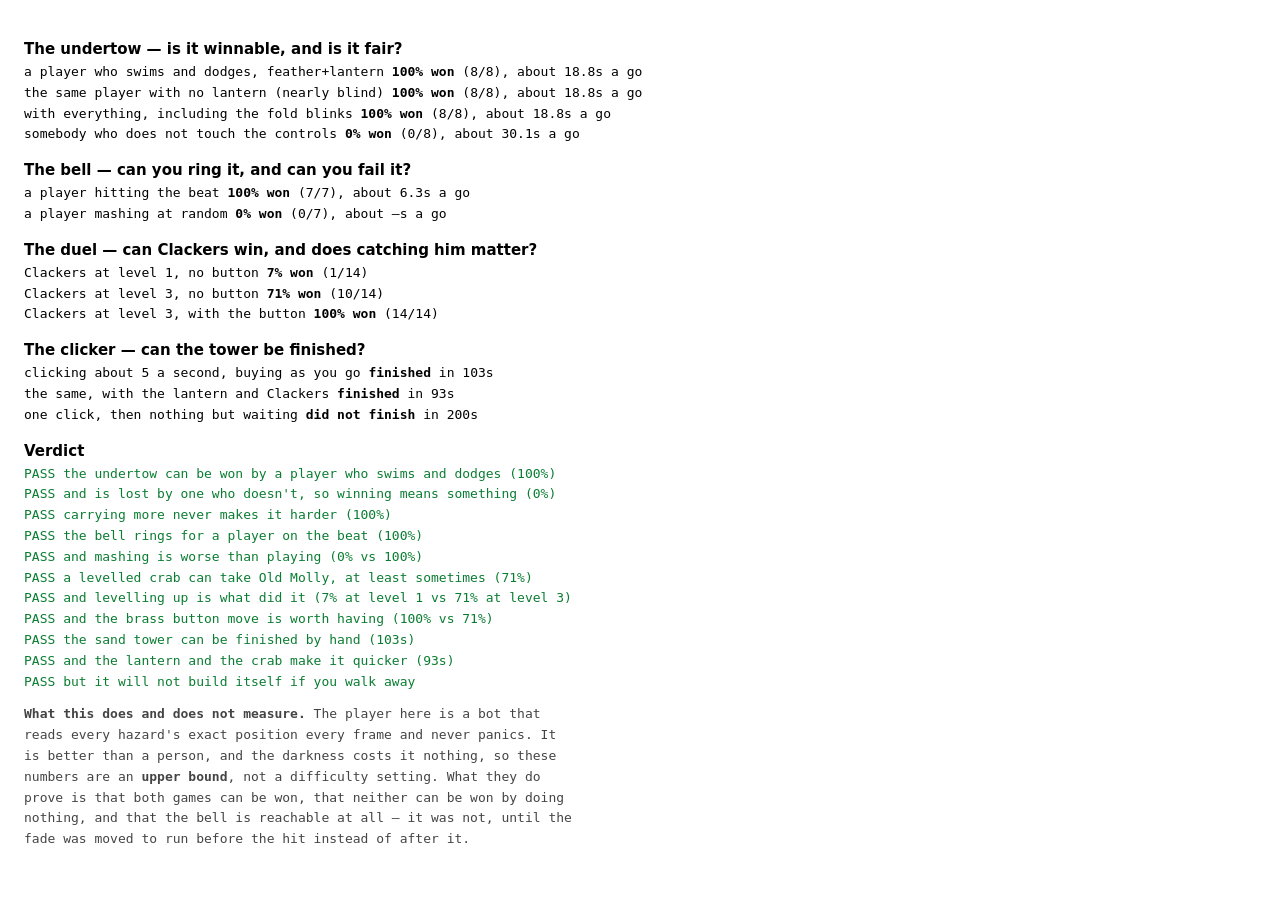
<file: balance.html>
<!doctype html><html><head><meta charset="utf-8"><title>Game balance</title>
<style>body{font:13px/1.6 ui-monospace,Menlo,monospace;padding:16px}
.good{color:#0a7d32}.bad{color:#c0211a;font-weight:bold}h2{font:bold 15px system-ui;margin:16px 0 4px}</style>
</head><body><div id="out">running…</div>
<!-- A dev page always wants the engine as it is on disk, never the copy the
     browser kept from five minutes ago. -->
<script>document.write(["story", "memory", "effects", "arcade"]
  .map(n => "<scr" + "ipt src=\"engine/" + n + ".js?dev=" + Date.now() + "\"></scr" + "ipt>").join(""));</script>
<script>
const out = [];
try {
function trial(game, items, drive, maxFrames, extra) {
  const mount = document.createElement("div"); mount.style.display = "none"; document.body.appendChild(mount);
  let won = null, frames = 0;
  Arcade.play(game, Object.assign({ mount, items: new Set(items), frames: maxFrames, quiet: true,
    drive: (st, i) => { frames = i; drive(st, i); },
    onDone: (w) => { if (won === null) won = w; } }, extra || {}));
  mount.remove();
  return { won, seconds: (frames / 60).toFixed(1) };
}
const swim = (st) => {
  const g = st.g; if (!g || typeof g.depth !== "number") return;
  st.keys.arrowup = true;
  const near = (g.bullets || []).concat(g.bits || []).map(b => ({ dx: b.x - g.x, dy: b.y - g.y }))
    .filter(b => Math.abs(b.dy) < 44 && Math.abs(b.dx) < 44).sort((a, b) => Math.abs(a.dx) - Math.abs(b.dx))[0];
  st.keys.arrowleft = !!near && near.dx > 0;
  st.keys.arrowright = !!near && near.dx <= 0;
};
const idle = () => {};
const ring = (st) => { const g = st.g; if (!g || typeof g.angle !== "number") return;
  st.keys[" "] = Math.abs(Math.sin(g.angle)) < g.window * 0.45; };
const ringBad = (st) => { const g = st.g; if (!g) return; st.keys[" "] = (st.t * 60 | 0) % 37 === 0; };

function run(label, game, items, drive, n, extra) {
  const res = []; for (let i = 0; i < n; i++) res.push(trial(game, items, drive, 2400, extra));
  const wins = res.filter(r => r.won === true).length;
  const times = res.filter(r => r.won !== null).map(r => Number(r.seconds));
  const avg = times.length ? (times.reduce((a, b) => a + b, 0) / times.length).toFixed(1) : "—";
  const pct = Math.round(wins / n * 100);
  out.push(`<div>${label.padEnd(44)} <b>${String(pct).padStart(3)}% won</b>  (${wins}/${n}), about ${avg}s a go</div>`);
  return pct;
}
out.push("<h2>The undertow — is it winnable, and is it fair?</h2>");
const a = run("a player who swims and dodges, feather+lantern", "undertow", ["white feather","lantern"], swim, 8);
const b = run("the same player with no lantern (nearly blind)", "undertow", ["white feather"], swim, 8);
const c = run("with everything, including the fold blinks", "undertow", ["white feather","lantern","the same key twice"], swim, 8);
const d = run("somebody who does not touch the controls", "undertow", ["white feather"], idle, 8);
out.push("<h2>The bell — can you ring it, and can you fail it?</h2>");
const e = run("a player hitting the beat", "bell", ["iron clapper"], ring, 7);
const f = run("a player mashing at random", "bell", ["iron clapper"], ringBad, 7);

out.push("<h2>The duel — can Clackers win, and does catching him matter?</h2>");
Memory.forget(); Memory.caught("clackers");
const duelFoe = { creatures: ["clackers"], scene: { against: { who: "Old Molly", level: 4 } } };
const pickMove = (st) => {};                       // the duel is driven by buttons
function duelRun(label, items, creatures, level, n) {
  let wins = 0;
  for (let i = 0; i < n; i++) {
    Memory.forget();
    if (creatures.length) { Memory.caught(creatures[0]); Memory.state.creatures[creatures[0]].level = level; }
    const mount = document.createElement("div"); mount.style.display = "none"; document.body.appendChild(mount);
    let won = null;
    Arcade.play("duel", { mount, items: new Set(items), creatures, quiet: true,
      scene: { against: { who: "Old Molly", level: 4 } }, onDone: (w) => { if (won === null) won = w; } });
    // a player who always picks the best move available, 60 rounds at most
    const moves = [...mount.querySelectorAll(".arcade-move")];
    for (let turn = 0; turn < 60 && won === null; turn++) {
      const live = moves.filter(b => !b.disabled);
      (live[live.length - 1] || moves[0]).click();
      for (let f = 0; f < 160 && won === null; f++) { Arcade._tick(mount, 1 / 60); }
    }
    if (won === true) wins++;
    mount.remove();
  }
  const pct = Math.round(wins / n * 100);
  out.push(`<div>${label.padEnd(44)} <b>${String(pct).padStart(3)}% won</b>  (${wins}/${n})</div>`);
  return pct;
}
const g1 = duelRun("Clackers at level 1, no button", [], ["clackers"], 1, 14);
const g3 = duelRun("Clackers at level 3, no button", [], ["clackers"], 3, 14);
const gb = duelRun("Clackers at level 3, with the button", ["a brass button"], ["clackers"], 3, 14);

out.push("<h2>The clicker — can the tower be finished?</h2>");
function clickRun(label, items, creatures, clicksPerSecond, maxSeconds) {
  const mount = document.createElement("div"); mount.style.display = "none"; document.body.appendChild(mount);
  let won = null, frames = 0;
  const every = Math.max(1, Math.round(60 / clicksPerSecond));
  Arcade.play("clicker", { mount, items: new Set(items), creatures, quiet: true, frames: maxSeconds * 60,
    drive: (st, i) => {
      frames = i;
      st.pointer.down = (i % every) < 1;
      st.pointer.x = 240; st.pointer.y = 200;
      if (i % 30 === 0 && st.g.shopButtons) {          // buy whatever you can afford
        for (const b of st.g.shopButtons) if (!b.disabled) { b.click(); break; }
      }
    },
    onDone: (w) => { if (won === null) won = w; } });
  mount.remove();
  const secs = (frames / 60).toFixed(0);
  out.push(`<div>${label.padEnd(44)} <b>${won ? "finished" : "did not finish"}</b> in ${secs}s</div>`);
  return { won, secs: Number(secs) };
}
const c1 = clickRun("clicking about 5 a second, buying as you go", [], [], 5, 200);
const c2 = clickRun("the same, with the lantern and Clackers", ["lantern"], ["clackers"], 5, 200);
const c3 = clickRun("one click, then nothing but waiting", [], [], 0.02, 200);

out.push("<h2>Verdict</h2>");
const check = (c2, m) => out.push(`<div class="${c2 ? "good" : "bad"}">${c2 ? "PASS" : "FAIL"}  ${m}</div>`);
check(a >= 50, "the undertow can be won by a player who swims and dodges (" + a + "%)");
check(d <= 25, "and is lost by one who doesn't, so winning means something (" + d + "%)");
check(c >= 50, "carrying more never makes it harder (" + c + "%)");
check(e >= 60, "the bell rings for a player on the beat (" + e + "%)");
check(f < e, "and mashing is worse than playing (" + f + "% vs " + e + "%)");
check(g3 >= 25, "a levelled crab can take Old Molly, at least sometimes (" + g3 + "%)");
check(g3 > g1, "and levelling up is what did it (" + g1 + "% at level 1 vs " + g3 + "% at level 3)");
check(gb >= g3, "and the brass button move is worth having (" + gb + "% vs " + g3 + "%)");

check(c1.won && c1.secs <= 180, "the sand tower can be finished by hand (" + c1.secs + "s)");
check(c2.won && c2.secs <= c1.secs, "and the lantern and the crab make it quicker (" + c2.secs + "s)");
check(!c3.won, "but it will not build itself if you walk away");
out.push(`<div style="margin-top:12px;max-width:70ch;color:#444">
<b>What this does and does not measure.</b> The player here is a bot that reads
every hazard's exact position every frame and never panics. It is better than
a person, and the darkness costs it nothing, so these numbers are an
<b>upper bound</b>, not a difficulty setting. What they do prove is that both
games can be won, that neither can be won by doing nothing, and that the bell
is reachable at all &mdash; it was not, until the fade was moved to run before
the hit instead of after it.</div>`);
} catch (err) {
  out.push(`<div class="bad">THREW: ${err && err.message}</div><pre>${err && err.stack}</pre>`);
}
document.getElementById("out").innerHTML = out.join("");
</script></body></html>
</file>
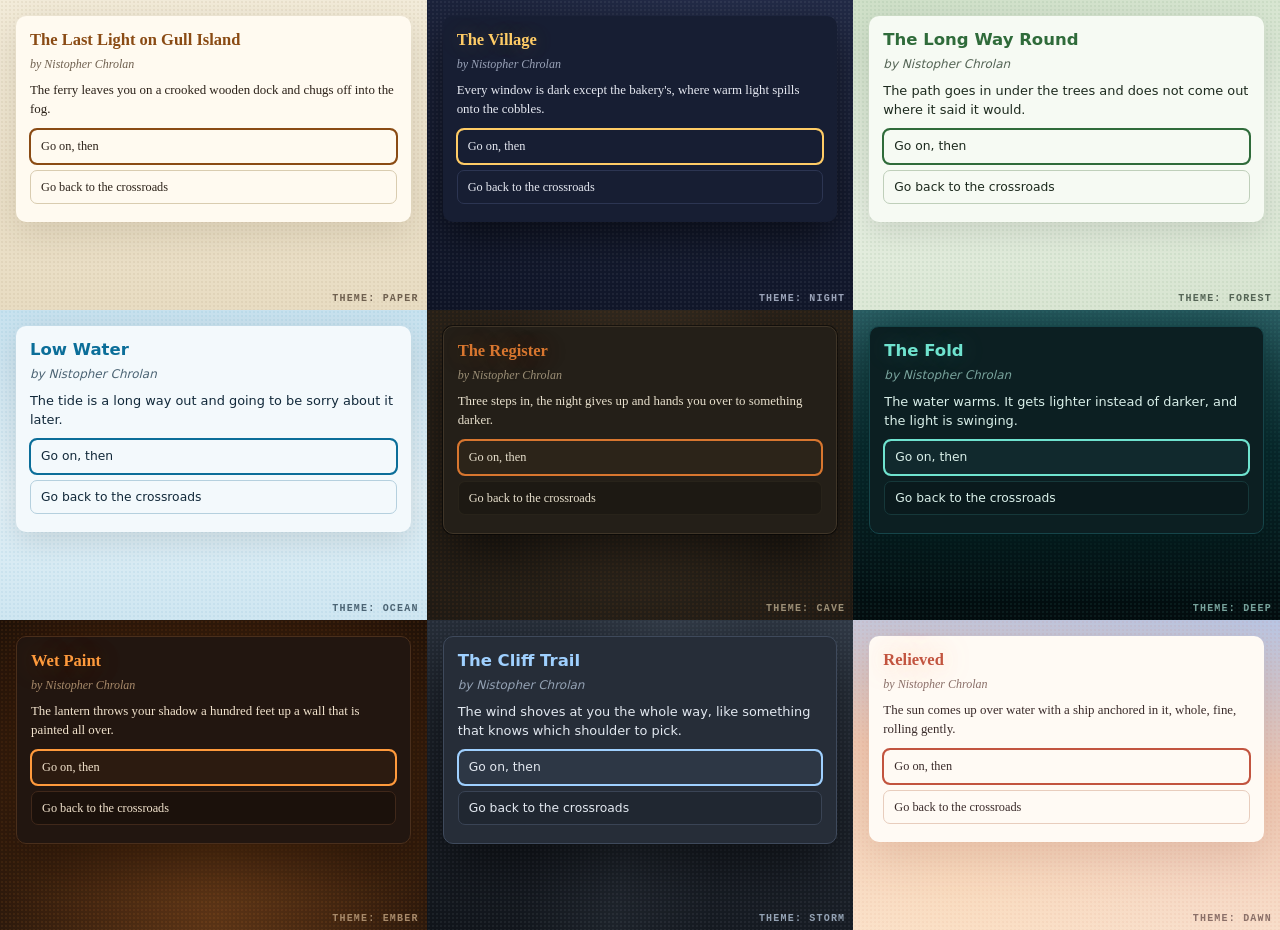
<file: themes.html>
<!doctype html>
<html lang="en"><head><meta charset="utf-8"><title>The themes</title>
<link rel="stylesheet" href="engine/style.css">
<style>
  body { display: block !important; padding: 0 !important; background: #111 !important; }
  .sheet { display: grid; grid-template-columns: repeat(3, 1fr); gap: 0; }
  .cell { position: relative; height: 310px; overflow: hidden; }
  .cell .inner {
    position: absolute; inset: 0; background: var(--sky), var(--page);
    color: var(--ink); font: 15px/1.5 var(--font); padding: 16px;
  }
  .cell .grain { position: absolute; inset: 0; background: var(--grain); background-size: 4px 4px; }
  .cell .air { position: absolute; inset: 0; background: var(--air); }
  .cell .card {
    position: relative; background: var(--card); border: var(--card-edge);
    border-radius: 10px; padding: 12px 14px; box-shadow: var(--card-shadow);
  }
  .cell h3 { margin: 0 0 2px; color: var(--accent); font-size: 1.1em; text-shadow: var(--title-shadow); }
  .cell .by { margin: 0 0 8px; color: var(--muted); font-style: italic; font-size: 0.8em; }
  .cell p.t { margin: 0 0 10px; font-size: 0.86em; }
  .cell .ch {
    display: block; background: var(--choice-bg); border: 1px solid var(--line);
    border-radius: 7px; padding: 7px 10px; margin-bottom: 6px; font-size: 0.82em; color: var(--ink);
  }
  .cell .ch.hov { background: var(--choice-hover); border-color: var(--accent); outline: 2px solid var(--accent); outline-offset: -1px; }
  .cell .tag { position: absolute; right: 8px; bottom: 6px; font: bold 10px/1 ui-monospace, monospace;
               color: var(--muted); letter-spacing: 0.12em; text-transform: uppercase; }
</style></head><body>
<div class="sheet" id="sheet"></div>
<script src="engine/story.js"></script>
<script>
const LINES = {
  paper:  ["The Last Light on Gull Island", "The ferry leaves you on a crooked wooden dock and chugs off into the fog."],
  night:  ["The Village", "Every window is dark except the bakery's, where warm light spills onto the cobbles."],
  forest: ["The Long Way Round", "The path goes in under the trees and does not come out where it said it would."],
  ocean:  ["Low Water", "The tide is a long way out and going to be sorry about it later."],
  cave:   ["The Register", "Three steps in, the night gives up and hands you over to something darker."],
  deep:   ["The Fold", "The water warms. It gets lighter instead of darker, and the light is swinging."],
  ember:  ["Wet Paint", "The lantern throws your shadow a hundred feet up a wall that is painted all over."],
  storm:  ["The Cliff Trail", "The wind shoves at you the whole way, like something that knows which shoulder to pick."],
  dawn:   ["Relieved", "The sun comes up over water with a ship anchored in it, whole, fine, rolling gently."],
};
document.getElementById("sheet").innerHTML = Story.THEMES.map((t) => {
  const [title, text] = LINES[t] || [t, "Some words."];
  return `<div class="cell theme-${t}"><div class="inner">
    <div class="grain"></div><div class="air"></div>
    <div class="card">
      <h3>${title}</h3><p class="by">by Nistopher Chrolan</p>
      <p class="t">${text}</p>
      <span class="ch hov">Go on, then</span>
      <span class="ch">Go back to the crossroads</span>
    </div>
    <span class="tag">theme: ${t}</span>
  </div></div>`;
}).join("");
</script></body></html>
</file>
<file: engine/style.css>
/* Engine: how the page looks. The four themes are at the top. */

/* ---------------------------------------------------------------
   THEMES. Nine of them. A story picks one in start.md, and any scene
   can change it with its own "theme:" line, which the page cross-fades.

   Each theme sets the usual five colours, and then as much else as it
   can get away with: the paper the page is printed on, the edge of the
   card, how a choice looks when you hover it, and what is happening in
   the air behind all of it.
   --------------------------------------------------------------- */

:root {
  --grain: none;
  --sky: none;
  --card-edge: 1px solid var(--line);
  --card-shadow: 0 8px 30px rgba(0,0,0,0.12);
  --choice-bg: var(--page);
  --choice-hover: var(--card);
  --rule: var(--line);
  --title-shadow: none;
  --air: none;
  --air-speed: 90s;
}

.theme-paper {
  --page: #efe6d2; --card: #fffaf0; --ink: #2b2118; --muted: #6f604f;
  --line: #d9ccb0; --accent: #8a4b14; --font: Georgia, "Times New Roman", serif;
  --grain: radial-gradient(rgba(139,116,80,0.09) 1px, transparent 1px);
  --sky: linear-gradient(180deg, #f3ecda 0%, #e8dcc2 100%);
  --card-shadow: 0 10px 34px rgba(90,70,40,0.16);
}
.theme-night {
  --page: #0e1322; --card: #171e33; --ink: #e6e9f2; --muted: #9aa3b8;
  --line: #2c3552; --accent: #ffcc66; --font: Georgia, "Times New Roman", serif;
  --sky: radial-gradient(1200px 700px at 72% -12%, #27304f 0%, #0b1020 62%, #070a14 100%);
  --grain: radial-gradient(rgba(255,255,255,0.055) 1px, transparent 1px);
  --card-shadow: 0 14px 44px rgba(0,0,0,0.6);
  --title-shadow: 0 0 22px rgba(255,204,102,0.28);
}
.theme-forest {
  --page: #dfe8da; --card: #f6faf3; --ink: #1d2a1e; --muted: #546455;
  --line: #bfcfba; --accent: #2f6b3a; --font: system-ui, -apple-system, "Segoe UI", Roboto, sans-serif;
  --sky: linear-gradient(170deg, #cfe0c8 0%, #e6efe1 55%, #d6e3cf 100%);
  --grain: radial-gradient(rgba(47,107,58,0.07) 1px, transparent 1px);
}
.theme-ocean {
  --page: #d6e8f2; --card: #f3f9fc; --ink: #12293a; --muted: #4c6474;
  --line: #b5d0de; --accent: #0b6e99; --font: system-ui, -apple-system, "Segoe UI", Roboto, sans-serif;
  --sky: linear-gradient(180deg, #c8e2ef 0%, #e3f1f7 60%, #cfe6f1 100%);
  --grain: radial-gradient(rgba(11,110,153,0.06) 1px, transparent 1px);
}

/* ---- the five new ones ---- */

/* wet rock, and whatever you brought to see by */
.theme-cave {
  --page: #171410; --card: #241f18; --ink: #e8e0cd; --muted: #9c8f76;
  --line: #3b332660; --accent: #d8762f; --font: Georgia, "Times New Roman", serif;
  --sky: radial-gradient(760px 520px at 50% 34%, #3a3024 0%, #1a1611 58%, #0c0a08 100%);
  --grain: radial-gradient(rgba(216,118,47,0.07) 1px, transparent 1px);
  --card-edge: 1px solid #3f3528;
  --card-shadow: 0 0 0 1px rgba(0,0,0,0.5), 0 18px 60px rgba(0,0,0,0.75);
  --choice-bg: #1d1913; --choice-hover: #2c2419;
  --title-shadow: 0 0 26px rgba(216,118,47,0.35);
  --air: radial-gradient(circle at 50% 42%, rgba(255,205,140,0.10), transparent 62%);
}
/* a long way down, and getting further */
.theme-deep {
  --page: #04100f; --card: #0c1f22; --ink: #d9efe9; --muted: #78a39c;
  --line: #16383a; --accent: #6fe3cf; --font: system-ui, -apple-system, "Segoe UI", Roboto, sans-serif;
  --sky: linear-gradient(180deg, #1d5058 0%, #0c2b30 44%, #030c0e 100%);
  --grain: radial-gradient(rgba(111,227,207,0.07) 1px, transparent 1px);
  --card-edge: 1px solid #16454a;
  --card-shadow: 0 0 60px rgba(0,60,60,0.55), 0 16px 50px rgba(0,0,0,0.6);
  --choice-bg: #0a1a1d; --choice-hover: #11292d;
  --title-shadow: 0 0 24px rgba(111,227,207,0.3);
  --air: linear-gradient(180deg, rgba(190,240,230,0.10), transparent 46%);
}
/* lamplight, and a wall of paint */
.theme-ember {
  --page: #140d08; --card: #221610; --ink: #f2e3cd; --muted: #a88a6a;
  --line: #40281a; --accent: #ff9a3c; --font: Georgia, "Times New Roman", serif;
  --sky: radial-gradient(700px 480px at 50% 72%, #4a2a13 0%, #1c1009 56%, #0a0603 100%);
  --grain: radial-gradient(rgba(255,154,60,0.08) 1px, transparent 1px);
  --card-edge: 1px solid #4a2f1c;
  --card-shadow: 0 0 80px rgba(190,90,20,0.22), 0 18px 56px rgba(0,0,0,0.7);
  --choice-bg: #1b110b; --choice-hover: #2c1b10;
  --title-shadow: 0 0 30px rgba(255,154,60,0.4);
  --air: radial-gradient(circle at 50% 96%, rgba(255,150,60,0.16), transparent 58%);
}
/* weather with an opinion */
.theme-storm {
  --page: #1b2028; --card: #262d38; --ink: #e2e8f0; --muted: #94a2b4;
  --line: #3a4455; --accent: #9fd0ff; --font: system-ui, -apple-system, "Segoe UI", Roboto, sans-serif;
  --sky: linear-gradient(195deg, #313a47 0%, #1d232c 52%, #11151b 100%);
  --grain: radial-gradient(rgba(220,234,250,0.06) 1px, transparent 1px);
  --card-edge: 1px solid #3f4a5c;
  --card-shadow: 0 20px 60px rgba(0,0,0,0.6);
  --choice-bg: #202731; --choice-hover: #2d3745;
  --air: linear-gradient(100deg, transparent 30%, rgba(200,225,255,0.05) 50%, transparent 70%);
}
/* it was over hours ago and nobody told you */
.theme-dawn {
  --page: #f6e3d8; --card: #fffaf4; --ink: #3a2b2a; --muted: #8a6f68;
  --line: #e8cdbd; --accent: #c2543f; --font: Georgia, "Times New Roman", serif;
  --sky: linear-gradient(185deg, #b9c6e4 0%, #f0c9b4 46%, #fae3cf 100%);
  --grain: radial-gradient(rgba(194,84,63,0.06) 1px, transparent 1px);
  --card-shadow: 0 14px 44px rgba(150,90,70,0.2);
  --title-shadow: 0 0 24px rgba(255,190,140,0.5);
  --air: radial-gradient(circle at 24% 86%, rgba(255,215,160,0.22), transparent 56%);
}

/* The page itself: paper, then grain, then whatever is in the air. */
body::before, body::after {
  content: ""; position: fixed; inset: 0; pointer-events: none; z-index: 0;
}
body::before { background: var(--grain); background-size: 4px 4px; opacity: 0.85; }
body::after  { background: var(--air); }
body > * { position: relative; z-index: 1; }

/* Changing theme is a change in the weather, not a flash. */
body, #book, #choices button, #bar button, #panel-box {
  transition: background 600ms ease, background-color 600ms ease, color 600ms ease,
              border-color 600ms ease, box-shadow 600ms ease;
}
body.theme-turning #book { transition-duration: 700ms; }
@media (prefers-reduced-motion: reduce) {
  body, #book, #choices button, #bar button, #panel-box { transition: none; }
  body::after { display: none; }
}

* { box-sizing: border-box; }
html { background: var(--page, #efe6d2); }
body {
  margin: 0; padding: 24px 16px 40px; min-height: 100vh;
  background: var(--sky), var(--page); background-attachment: fixed; color: var(--ink);
  font: 18px/1.6 var(--font);
  display: flex; flex-direction: column; align-items: center; gap: 14px;
}
button { font: inherit; color: inherit; }
kbd {
  display: inline-block; min-width: 1.5em; padding: 0 5px; text-align: center;
  border: 1px solid var(--line); border-bottom-width: 2px; border-radius: 4px;
  background: var(--card); font: 12px/1.6 ui-monospace, Menlo, Consolas, monospace;
}
code { font: 0.9em ui-monospace, Menlo, Consolas, monospace; }

#book {
  width: 100%; max-width: 680px; background: var(--card); border: var(--card-edge);
  border-radius: 12px; padding: 28px 32px 22px; box-shadow: var(--card-shadow);
}
#top { border-bottom: 1px solid var(--line); margin-bottom: 18px; padding-bottom: 10px; }
#title { margin: 0; font-size: 1.6em; line-height: 1.2; color: var(--accent); text-shadow: var(--title-shadow); }
#byline { margin: 4px 0 0; color: var(--muted); font-style: italic; }
#scene { outline: none; }
#scene p { margin: 0 0 0.9em; }
#scene figure { margin: 0 0 1em; }
#scene img { display: block; max-width: 100%; height: auto; margin: 0 auto; border-radius: 8px; }
.missing-picture {
  border: 2px dashed #d93025; border-radius: 8px; padding: 14px; color: #b3261e;
  background: #fdecea; font: 15px/1.4 system-ui, sans-serif;
}
.got { padding: 6px 12px; border-left: 4px solid var(--accent); background: rgba(127,127,127,0.1); border-radius: 4px; }
.the-end { text-align: center; font-size: 1.3em; letter-spacing: 0.15em; text-transform: uppercase; color: var(--accent); margin-top: 1.2em !important; }
.end-note { text-align: center; color: var(--muted); font-size: 0.9em; }

#choices { list-style: none; margin: 18px 0 0; padding: 0; display: flex; flex-direction: column; gap: 10px; }
#choices button {
  width: 100%; text-align: left; padding: 11px 14px; cursor: pointer;
  background: var(--choice-bg); border: 1px solid var(--line); border-radius: 8px;
  display: flex; align-items: baseline; gap: 10px; flex-wrap: wrap;
}
#choices button:hover:not(:disabled) { background: var(--choice-hover); }
#choices button:hover:not(:disabled), #choices button:focus-visible { border-color: var(--accent); outline: 2px solid var(--accent); outline-offset: -1px; }
#choices button:disabled { cursor: not-allowed; opacity: 0.7; }
#choices button.broken { border: 2px dashed #d93025; }
#choices button.again { justify-content: center; font-weight: bold; }
#choices .num {
  flex: none; width: 1.6em; height: 1.6em; line-height: 1.6em; text-align: center; border-radius: 50%;
  background: var(--accent); color: var(--card); font: bold 13px/1.6em system-ui, sans-serif;
}
#choices small { flex-basis: 100%; color: var(--muted); font: 13px system-ui, sans-serif; }
#carrying { margin: 16px 0 0; color: var(--muted); font-size: 0.9em; }

#notice {
  width: 100%; margin: 0 0 16px; padding: 10px 14px; border-radius: 8px;
  background: rgba(127,127,127,0.12); font: 14px/1.45 system-ui, sans-serif;
}
#notice.draft { background: #fff4ce; color: #4a3b00; border: 1px solid #e0c35c; }
#notice button { margin-left: 4px; padding: 2px 10px; border-radius: 6px; border: 1px solid currentColor; background: transparent; cursor: pointer; }

#bar {
  width: 100%; max-width: 680px; display: flex; flex-wrap: wrap; gap: 8px; align-items: center;
  font: 14px system-ui, -apple-system, "Segoe UI", Roboto, sans-serif;
}
#bar button {
  padding: 6px 12px; border-radius: 8px; border: 1px solid var(--line); background: var(--card); cursor: pointer;
}
#bar button:disabled { opacity: 0.5; cursor: default; }
#bar button.good { color: var(--ink); }
#bar button.warn { background: #fff4ce; color: #5c4400; border-color: #e0c35c; }
#bar button.bad  { background: #fdecea; color: #a5221a; border-color: #e8a29c; font-weight: bold; }
#endings { margin-left: auto; color: var(--muted); }
#help { margin: 0; color: var(--muted); font: 13px system-ui, sans-serif; }

/* Panels: problems, map, draft tester */
#panel {
  position: fixed; inset: 0; background: rgba(0,0,0,0.45); z-index: 10;
  display: flex; align-items: flex-start; justify-content: center; padding: 24px 12px; overflow: auto;
}
#panel[hidden] { display: none; }
#panel-box {
  width: 100%; max-width: 680px; background: #fff; color: #1f2933; border-radius: 12px;
  padding: 18px 22px 22px; font: 15px/1.5 system-ui, -apple-system, "Segoe UI", Roboto, sans-serif;
}
#panel-box.wide { max-width: 1100px; }
#panel-head { display: flex; justify-content: space-between; align-items: center; margin-bottom: 8px; }
#panel-head h2 { margin: 0; font-size: 20px; }
#panel-close { border: none; background: none; font-size: 28px; line-height: 1; cursor: pointer; padding: 0 6px; }
#panel-box kbd { background: #f4f5f7; border-color: #c6ccd2; }

.problem { border: 1px solid #e3e6ea; border-left: 5px solid #d93025; border-radius: 6px; padding: 10px 12px; margin: 10px 0; }
.problem.warning { border-left-color: #e0a100; }
.problem .where { font: 13px ui-monospace, Menlo, Consolas, monospace; color: #6b7480; }
.problem .what { font-weight: 600; margin-top: 2px; }
.problem .fix { color: #3e4c59; margin-top: 4px; }
.all-good { color: #1e7a3c; font-weight: 600; }

.map-legend { display: flex; flex-wrap: wrap; gap: 6px 16px; font-size: 14px; }
.map-legend i { display: inline-block; width: 12px; height: 12px; border-radius: 3px; margin-right: 6px; vertical-align: -1px; }
.map-tip { color: #6b7480; font-size: 13px; margin: 6px 0 10px; }
.map-toggle { display: block; margin-top: 4px; color: #3e4c59; cursor: pointer; }
.map-scroll { overflow: auto; max-height: 70vh; border: 1px solid #e3e6ea; border-radius: 8px; background: #f8f9fb; }
.map-scroll svg { display: block; }
.map-label { font: 600 13px system-ui, sans-serif; fill: #3e4c59; }
.map-label.bad, .map-name.bad, .map-sub.bad { fill: #b3261e; }
.map-name { font: 600 13px ui-monospace, Menlo, Consolas, monospace; fill: #1f2933; }
.map-sub { font: 11px system-ui, sans-serif; fill: #6b7480; }
.map-lock { font: 11px system-ui, sans-serif; fill: #3e4c59; paint-order: stroke; stroke: #f8f9fb; stroke-width: 4px; }
.map-node:hover rect:first-child { filter: drop-shadow(0 2px 4px rgba(0,0,0,0.25)); }
button.small { margin-top: 10px; font-size: 13px; padding: 4px 10px; border-radius: 6px; border: 1px solid #c6ccd2; background: #fff; cursor: pointer; }

.draft-form ol { padding-left: 1.3em; margin: 6px 0 12px; }
.draft-form label { display: block; font-weight: 600; margin-bottom: 6px; }
.draft-form select { font: inherit; margin-left: 6px; max-width: 100%; }
.draft-form textarea {
  width: 100%; height: 300px; font: 14px/1.45 ui-monospace, Menlo, Consolas, monospace; padding: 10px;
  border: 1px solid #c6ccd2; border-radius: 8px; resize: vertical;
}
.draft-buttons { display: flex; flex-wrap: wrap; gap: 8px; margin-top: 10px; }
.draft-buttons button { padding: 8px 14px; border-radius: 8px; border: 1px solid #0b5fa5; background: #0b5fa5; color: #fff; cursor: pointer; }
.draft-buttons button + button { background: #fff; color: #0b5fa5; }

@media (max-width: 560px) {
  body { padding: 12px 10px 30px; font-size: 17px; }
  #book { padding: 18px 16px 16px; }
  #endings { margin-left: 0; width: 100%; }
}

/* ===================================================================
   Added with the engine's second half: memories, games, effects and
   hauntings. Everything below can be switched off by the player, and
   everything below holds still under prefers-reduced-motion.
   =================================================================== */

/* A paragraph that only some players see, because of what they've done
   before. Marked quietly, so the writer can spot it while testing. */
#scene p.remembered { border-left: 2px solid color-mix(in srgb, var(--accent) 40%, transparent); padding-left: 10px; margin-left: -12px; }
.got.lost { border-left-color: var(--muted); opacity: 0.85; }
.got.kept { border-left-color: var(--accent); background: color-mix(in srgb, var(--accent) 12%, transparent); }

#choices button .label { flex: 1 1 auto; }
#choices button.locked .label { opacity: 0.85; }
#choices.waiting { opacity: 0; pointer-events: none; transition: none; }
#choices { transition: opacity 0.3s ease; }

/* ---------- the games ---------- */
.arcade { margin: 0 0 1em; }
.arcade-stage { position: relative; display: flex; justify-content: center; }
.arcade canvas {
  display: block; border-radius: 10px; background: #061015;
  box-shadow: 0 6px 24px rgba(0,0,0,0.3); touch-action: none; cursor: crosshair;
  max-width: 100%;
}
.arcade-hud {
  position: absolute; left: 0; right: 0; top: 0; display: flex; gap: 14px; flex-wrap: wrap;
  padding: 8px 12px; pointer-events: none;
  font: 12px/1.4 ui-monospace, Menlo, Consolas, monospace; color: #e9f3f6;
  text-shadow: 0 1px 3px rgba(0,0,0,0.9);
}
.arcade-meter { display: inline-flex; align-items: center; gap: 4px; }
.arcade-meter b, .arcade-depth b, .arcade-ring b { font-weight: 700; letter-spacing: 0.08em; text-transform: uppercase; opacity: 0.75; margin-right: 4px; }
.arcade-meter i { width: 9px; height: 9px; border-radius: 2px; background: rgba(255,255,255,0.18); }
.arcade-meter i.on { background: var(--pip, #ffd98a); box-shadow: 0 0 6px var(--pip, #ffd98a); }
.arcade-ring i { display: inline-block; width: 70px; height: 7px; border-radius: 4px; background: rgba(255,255,255,0.18); position: relative; vertical-align: -1px; }
.arcade-ring i::after { content: ""; position: absolute; inset: 0 auto 0 0; width: var(--w, 0%); border-radius: 4px; background: #ffe9a8; box-shadow: 0 0 8px #ffe9a8; }
.arcade-judge { color: #ffe9a8; }
.arcade-say { margin: 10px 0 8px; color: var(--muted); font: italic 0.95em/1.5 var(--font); min-height: 1.5em; }
.arcade-buttons { display: flex; gap: 8px; flex-wrap: wrap; }
.arcade-buttons button {
  padding: 7px 13px; border-radius: 8px; border: 1px solid var(--line);
  background: var(--page); cursor: pointer; font: 14px system-ui, sans-serif;
}
.arcade-buttons button:hover:not(:disabled) { border-color: var(--accent); }
.arcade-buttons button:disabled { opacity: 0.5; cursor: default; }
.arcade-buttons .arcade-skip { margin-left: auto; }

/* ---------- what the island remembers ---------- */
.memory-table { width: 100%; border-collapse: collapse; margin: 10px 0; font-size: 14px; }
.memory-table th { text-align: left; vertical-align: top; padding: 6px 12px 6px 0; width: 38%; color: #3e4c59; font-weight: 600; }
.memory-table td { padding: 6px 0; border-bottom: 1px solid #eceef1; }
.memory-table code { background: #f1f3f5; border-radius: 4px; padding: 1px 5px; }
.memory-buttons { display: flex; gap: 8px; flex-wrap: wrap; margin-top: 12px; }
.memory-off { background: #fff4ce; border: 1px solid #e0c35c; border-radius: 6px; padding: 8px 10px; color: #5c4400; }

/* ---------- effects ---------- */
#fx { position: fixed; inset: 0; pointer-events: none; z-index: 5; display: none; }

.fx-dark  #book { filter: brightness(0.74) contrast(1.06); }
.fx-dread #book { animation: fx-breathe 5.5s ease-in-out infinite; }
.fx-dread { --muted: #7a6a6a; }
.fx-wrong #book > * { animation: fx-lean 11s ease-in-out infinite; }
.fx-flicker #book { animation: fx-flick 4.1s steps(1, end) infinite; }
.fx-underwater #book { filter: hue-rotate(-14deg) saturate(1.12); }
.fx-underwater #scene p { animation: fx-sway 7s ease-in-out infinite; }
.fx-jolt { animation: fx-jolt 0.55s cubic-bezier(.36,.07,.19,.97); }

@keyframes fx-breathe { 0%,100% { transform: scale(1); } 50% { transform: scale(1.006); } }
@keyframes fx-lean    { 0%,100% { transform: skewX(0deg); } 48% { transform: skewX(0.35deg); } 52% { transform: skewX(-0.3deg); } }
@keyframes fx-flick   { 0%,88% { filter: none; } 89%,91% { filter: brightness(0.82); } 92%,95% { filter: none; } 96%,97% { filter: brightness(0.9); } }
@keyframes fx-sway    { 0%,100% { transform: translateX(0); } 50% { transform: translateX(1.5px); } }
@keyframes fx-jolt {
  10%, 90% { transform: translateX(-2px); } 20%, 80% { transform: translateX(4px); }
  30%, 50%, 70% { transform: translateX(-7px); } 40%, 60% { transform: translateX(7px); }
}

/* ---------- hauntings ---------- */
/* The buttons are display:flex, which beats the plain [hidden] attribute, so
   "haunted waits" would turn up immediately without this. */
#choices button[hidden] { display: none; }
#choices button.haunted { transition: transform 0.16s cubic-bezier(.2,.8,.3,1.4), opacity 0.2s ease; }
#choices button.haunted-flees { cursor: not-allowed; }
#choices button.haunted-caught { border-color: var(--accent); }
#choices button.haunted-glitch .label { font-variant-ligatures: none; }
#choices button.haunted-lies .label { font-style: italic; }
#choices button.haunted-gone {
  cursor: default; border-style: dashed; color: var(--muted);
  background: repeating-linear-gradient(45deg, transparent, transparent 7px, rgba(127,127,127,0.07) 7px, rgba(127,127,127,0.07) 14px);
}
#choices button.haunted-gone .label { text-decoration: line-through; text-decoration-thickness: 1px; }
#choices button.haunted-gone .num { background: var(--muted); }
#choices button.haunted-faded { opacity: 0.45; }
#choices button.haunted-refuse { animation: fx-refuse 0.4s ease; }
#choices button.haunted-arrives { animation: fx-arrive 0.9s ease both; }
@keyframes fx-refuse {
  0% { transform: translateX(0); } 15% { transform: translateX(-5px) skewX(2deg); filter: blur(1.1px); }
  35% { transform: translateX(6px) skewX(-2deg); } 55% { transform: translateX(-4px); filter: blur(0.6px); }
  75% { transform: translateX(3px); } 100% { transform: translateX(0); filter: none; }
}
@keyframes fx-arrive { from { opacity: 0; transform: translateY(9px); } to { opacity: 1; transform: none; } }

@media (prefers-reduced-motion: reduce) {
  .fx-dread #book, .fx-wrong #book > *, .fx-flicker #book, .fx-underwater #scene p,
  .fx-jolt, #choices button.haunted-refuse, #choices button.haunted-arrives { animation: none; }
  #choices button.haunted { transition: none; }
  #choices { transition: none; }
}

/* ---------- creatures you caught, and the two new games ---------- */
#companions { margin: 6px 0 0; color: var(--muted); font-size: 0.85em; display: flex; gap: 14px; flex-wrap: wrap; }
#companions .pal { display: inline-flex; gap: 6px; align-items: baseline; }
#companions .pal b { color: var(--accent); font-variant: small-caps; letter-spacing: 0.04em; }
.got.caught { border-left-color: var(--accent); background: color-mix(in srgb, var(--accent) 14%, transparent); }

.arcade-duel { display: inline-flex; gap: 6px; align-items: baseline; }
.arcade-duel.foe { color: #ffc9b4; }
.arcade-buttons .arcade-move {
  background: var(--accent); color: var(--card); border-color: var(--accent); font-weight: 600;
}
.arcade-buttons .arcade-move:hover:not(:disabled) { filter: brightness(1.12); }
.arcade-buttons .arcade-move:disabled { opacity: 0.4; }
.arcade-buttons .arcade-buy {
  font: 13px ui-monospace, Menlo, Consolas, monospace; padding: 6px 10px;
}
.arcade-buttons .arcade-buy:not(:disabled) { border-color: var(--accent); color: var(--accent); }
.arcade-sand { display: inline-flex; gap: 6px; align-items: baseline; }
</file>
